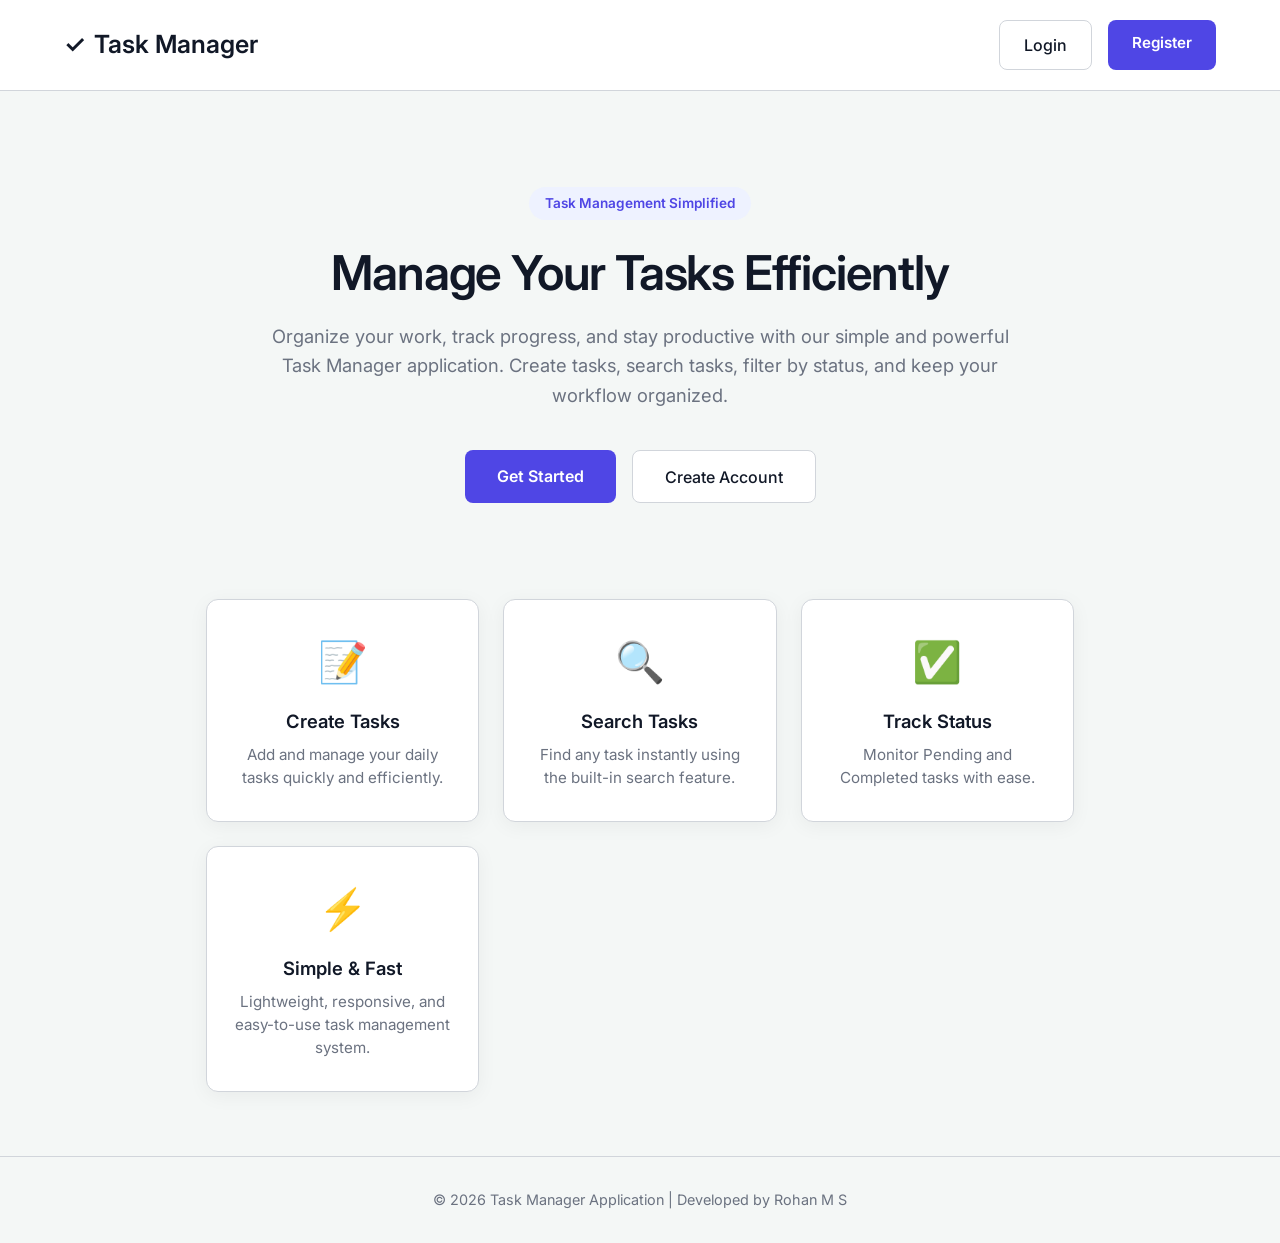
<file: src/main/resources/static/index.html>
<!DOCTYPE html>
<html lang="en">
<head>
    <meta charset="UTF-8">
    <meta name="viewport" content="width=device-width, initial-scale=1.0">
    <title>Task Manager - Home</title>
    <link href="https://fonts.googleapis.com/css2?family=Inter:wght@400;500;600;700;800&display=swap" rel="stylesheet">
    <link rel="stylesheet" href="styles.css">
</head>
<body class="landing-body">

    <nav class="navbar">
        <div class="nav-logo">
            <span class="logo-icon">✓</span> Task Manager
        </div>

        <div class="nav-buttons">
            <a href="login.html" class="btn-secondary">Login</a>
            <a href="register.html" class="btn-primary">Register</a>
        </div>
    </nav>

    <main class="app-wrapper">
        
        <section class="hero-section">
            <div class="hero-badge">Task Management Simplified</div>
            <h1>Manage Your Tasks Efficiently</h1>
            <p>
                Organize your work, track progress, and stay productive with our
                simple and powerful Task Manager application. Create tasks,
                search tasks, filter by status, and keep your workflow organized.
            </p>

            <div class="hero-buttons">
                <a href="login.html" class="btn-primary hero-btn">Get Started</a>
                <a href="register.html" class="btn-secondary hero-btn">Create Account</a>
            </div>
        </section>

        <section class="features-grid">
            <div class="feature-card">
                <div class="feature-icon">📝</div>
                <h3>Create Tasks</h3>
                <p>Add and manage your daily tasks quickly and efficiently.</p>
            </div>

            <div class="feature-card">
                <div class="feature-icon">🔍</div>
                <h3>Search Tasks</h3>
                <p>Find any task instantly using the built-in search feature.</p>
            </div>

            <div class="feature-card">
                <div class="feature-icon">✅</div>
                <h3>Track Status</h3>
                <p>Monitor Pending and Completed tasks with ease.</p>
            </div>

            <div class="feature-card">
                <div class="feature-icon">⚡</div>
                <h3>Simple & Fast</h3>
                <p>Lightweight, responsive, and easy-to-use task management system.</p>
            </div>
        </section>

    </main>

    <footer class="landing-footer">
        © 2026 Task Manager Application | Developed by Rohan M S
    </footer>

</body>
</html>
</file>
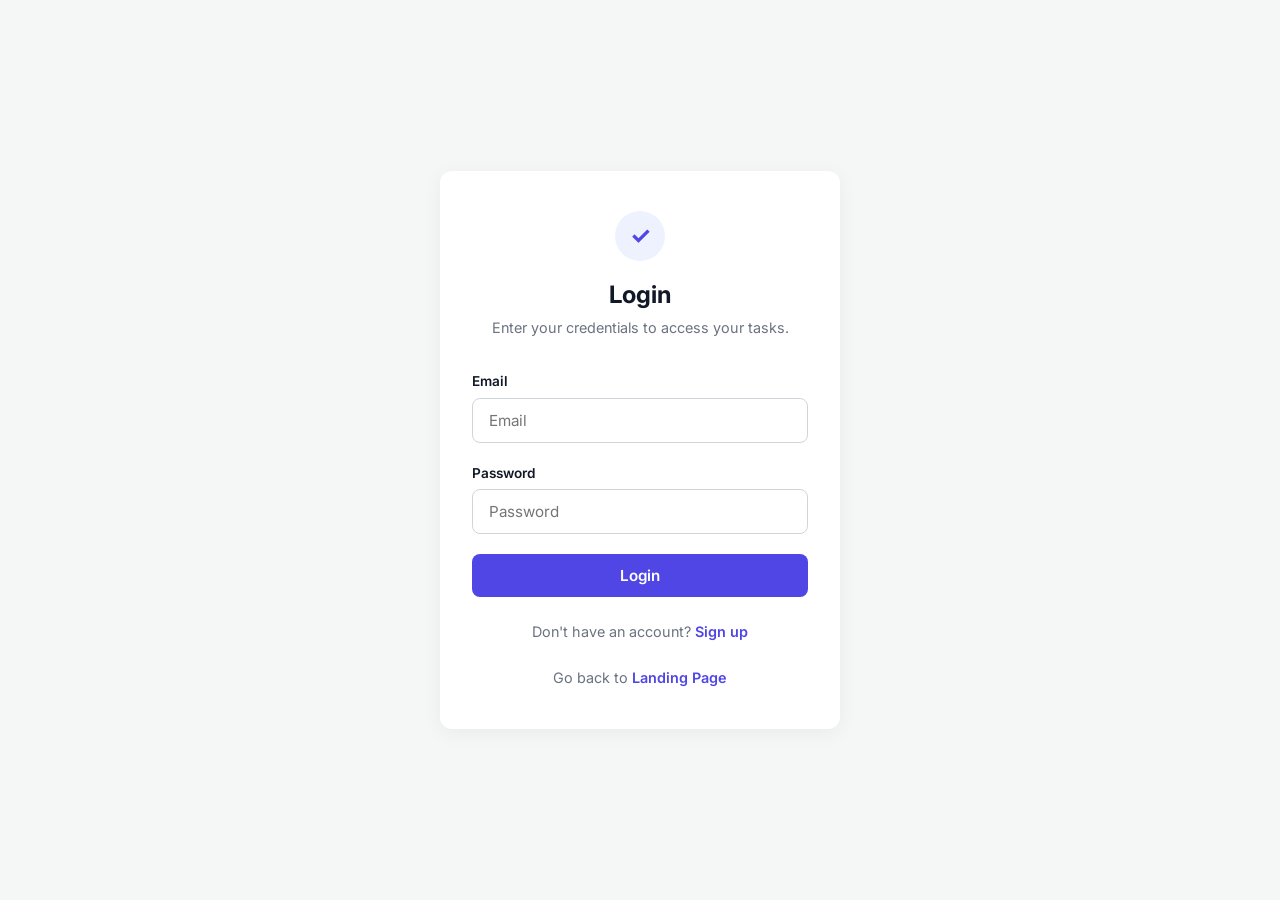
<file: src/main/resources/static/dashboard.html>
<!doctype html>
<html lang="en">
  <head>
    <meta charset="UTF-8" />
    <meta name="viewport" content="width=device-width, initial-scale=1.0" />
    <title>Dashboard - Task Manager</title>
    <link
      href="https://fonts.googleapis.com/css2?family=Inter:wght@400;500;600;700&display=swap"
      rel="stylesheet"
    />
    <link rel="stylesheet" href="styles.css" />
  </head>
  <body class="dashboard-body">
    <nav class="dashboard-nav">
      <div class="nav-left">
        <div class="nav-logo">
          <span class="logo-icon">✓</span> Task Manager
        </div>
        <a href="profile.html" class="nav-link"> Profile </a>
        <a href="index.html" class="nav-link">Home</a>
      </div>

      <div class="nav-right">
        <div class="user-profile">
          <div class="avatar">👤</div>
          <span id="userNameDisplay">My Account</span>
        </div>
        <button class="btn-secondary btn-sm" onclick="logout()">Logout</button>
      </div>
    </nav>

    <div class="app-wrapper">
      <header class="app-header">
        <h1>My Dashboard</h1>
        <p>Manage your personal tasks efficiently.</p>
      </header>

      <div class="form-card">
        <div class="stats-container">
          <div class="stat-card">
            <h3>Total Tasks</h3>
            <p id="totalTasks">0</p>
          </div>

          <div class="stat-card">
            <h3>Completed</h3>
            <p id="completedTasks">0</p>
          </div>

          <div class="stat-card">
            <h3>Pending</h3>
            <p id="pendingTasks">0</p>
          </div>
        </div>
        <div class="form">
          <div class="input-section">
            <input
              type="text"
              id="title"
              class="modern-input"
              placeholder="Task Title"
            />
            <input
              type="text"
              id="description"
              class="modern-input"
              placeholder="Description"
            />
            <select id="priority" class="modern-input">
              <span class="priority-badge ${priorityClass}">
                ${task.priority}
              </span>
              <option value="Low">Low Priority</option>
              <option value="Medium">Medium Priority</option>
              <option value="High">High Priority</option>
              <input type="date" id="dueDate" class="modern-input" />
            </select>
            <button class="btn-primary" onclick="addTask()">Add Task</button>
          </div>

          <hr class="divider" />

          <div class="toolbar-section">
            <div class="input-group">
              <input
                type="text"
                id="searchBox"
                class="modern-input"
                placeholder="Search Task"
              />
              <button class="btn-secondary" onclick="searchTask()">
                Search
              </button>
            </div>

            <div class="input-group">
              <select id="statusFilter" class="modern-input select-input">
                <option value="All">All</option>
                <option value="Pending">Pending</option>
                <option value="Completed">Completed</option>
              </select>
              <button class="btn-secondary" onclick="filterTasks()">
                Filter
              </button>
            </div>
          </div>
        </div>
      </div>

      <div class="task-list-container">
        <h2 class="section-title">Your Tasks</h2>
        <div id="taskList"></div>
      </div>
    </div>

    <script src="script.js"></script>
  </body>
</html>
</file>
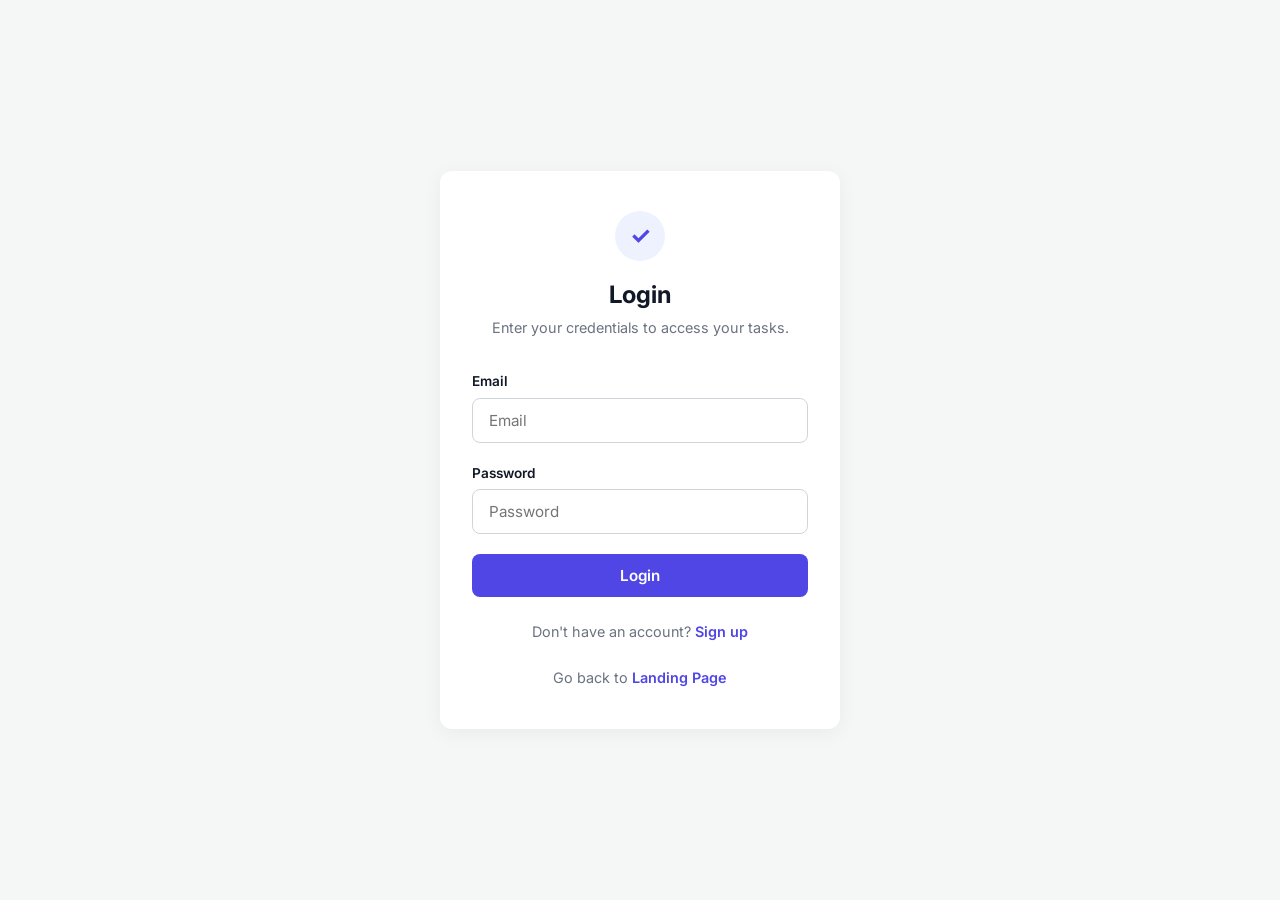
<file: src/main/resources/static/login.html>
<!doctype html>
<html lang="en">
  <head>
    <meta charset="UTF-8" />
    <meta name="viewport" content="width=device-width, initial-scale=1.0" />
    <title>Login</title>
    <link
      href="https://fonts.googleapis.com/css2?family=Inter:wght@400;500;600&display=swap"
      rel="stylesheet"
    />
    <link rel="stylesheet" href="styles.css" />
  </head>
  <body class="login-body">
    <div class="login-wrapper">
      <div class="login-card">
        <div class="login-header">
          <div class="logo-placeholder">✓</div>
          <h2>Login</h2>
          <p>Enter your credentials to access your tasks.</p>
        </div>

        <div class="login-form">
          <div class="form-group">
            <label for="email">Email</label>
            <input
              type="email"
              id="email"
              class="modern-input"
              placeholder="Email"
            />
          </div>

          <div class="form-group">
            <label for="password">Password</label>
            <input
              type="password"
              id="password"
              class="modern-input"
              placeholder="Password"
            />
          </div>

          <button class="btn-primary w-full" onclick="login()">Login</button>
        </div>

        <p class="signup-prompt">
          Don't have an account? <a href="register.html">Sign up</a>
          <p class="signup-prompt">
            Go back to <a href="index.html">Landing Page</a>
          </p>
        </p>

      </div>
    </div>

    <script>
async function login() {

    const user = {
        email: document.getElementById("email").value,
        password: document.getElementById("password").value
    };

    const response = await fetch(
        "http://localhost:8081/auth/login",
        {
            method: "POST",
            headers: {
                "Content-Type": "application/json"
            },
            body: JSON.stringify(user)
        }
    );

const token = await response.text();

if(token !== "Invalid Credentials") {

    localStorage.setItem("token", token);

    localStorage.setItem(
        "currentUser",
        document.getElementById("email").value
    );

    alert("Login Successful");

    window.location.href = "/dashboard.html";
} else {

        alert("Invalid Credentials");
    }
}
</script>
  </body>
</html>
</file>
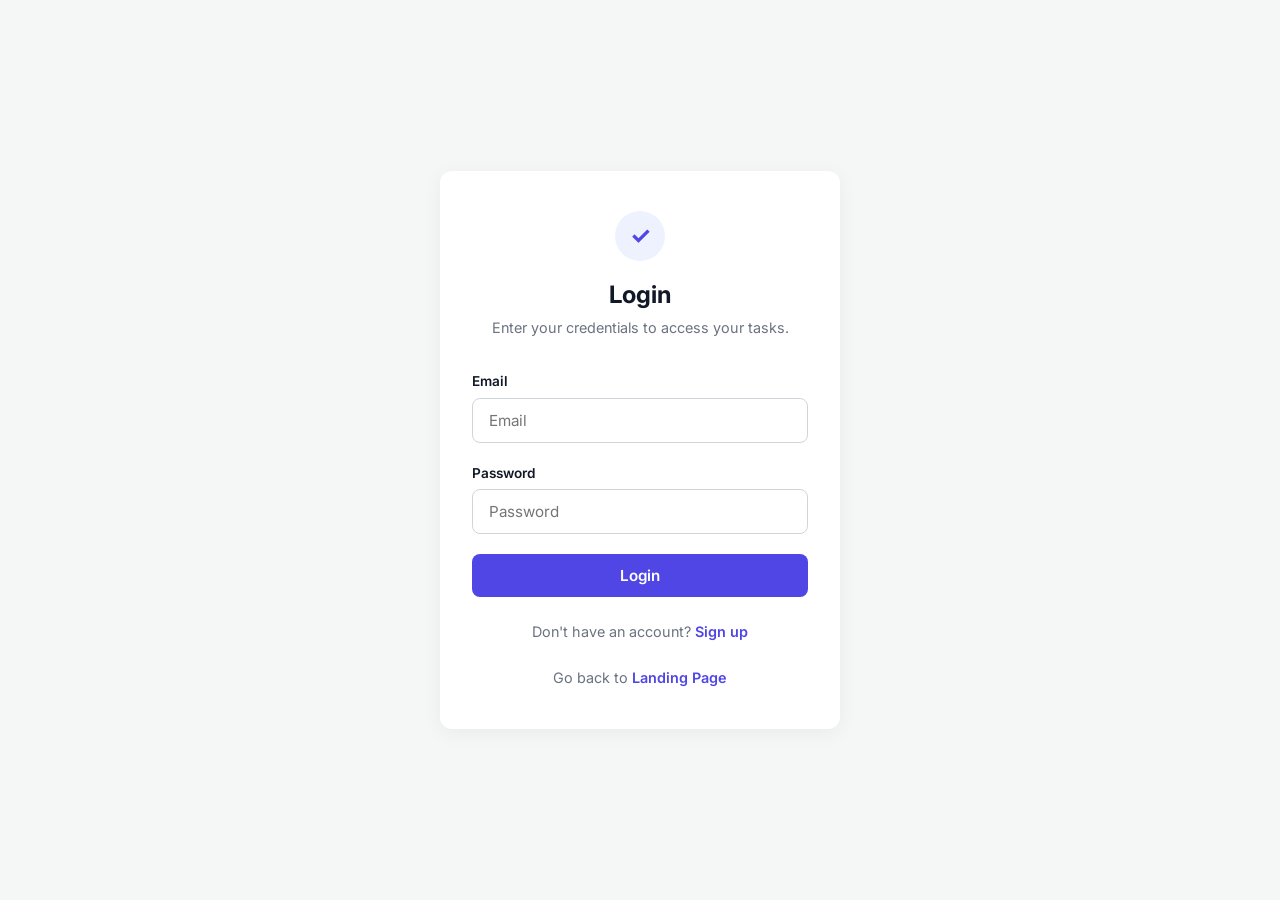
<file: src/main/resources/static/profile.html>
<!DOCTYPE html>
<html lang="en">
<head>
    <meta charset="UTF-8">
    <meta name="viewport" content="width=device-width, initial-scale=1.0">
    <title>User Profile</title>

    <link rel="stylesheet" href="styles.css">
</head>
<body class="dashboard-body">

    <nav class="dashboard-nav">

        <div class="nav-left">
            <div class="nav-logo">
                ✓ Task Manager
            </div>

            <a href="dashboard.html" class="nav-link">
                Dashboard
            </a>
        </div>

        <div class="nav-right">
            <button class="btn-secondary"
                    onclick="logout()">
                Logout
            </button>
        </div>

    </nav>

    <div class="profile-container">

        <div class="profile-card">

            <div class="profile-avatar">
                👤
            </div>

            <h2 id="profileName">
                User
            </h2>

            <p id="profileEmail">
                user@email.com
            </p>

            <hr>

            <div class="profile-stats">

                <div class="stat-box">
                    <h3 id="totalTasks">
                        0
                    </h3>
                    <p>Total Tasks</p>
                </div>

                <div class="stat-box">
                    <h3 id="completedTasks">
                        0
                    </h3>
                    <p>Completed</p>
                </div>

                <div class="stat-box">
                    <h3 id="pendingTasks">
                        0
                    </h3>
                    <p>Pending</p>
                </div>

            </div>

        </div>

    </div>

    <script src="profile.js"></script>

</body>
</html>
</file>
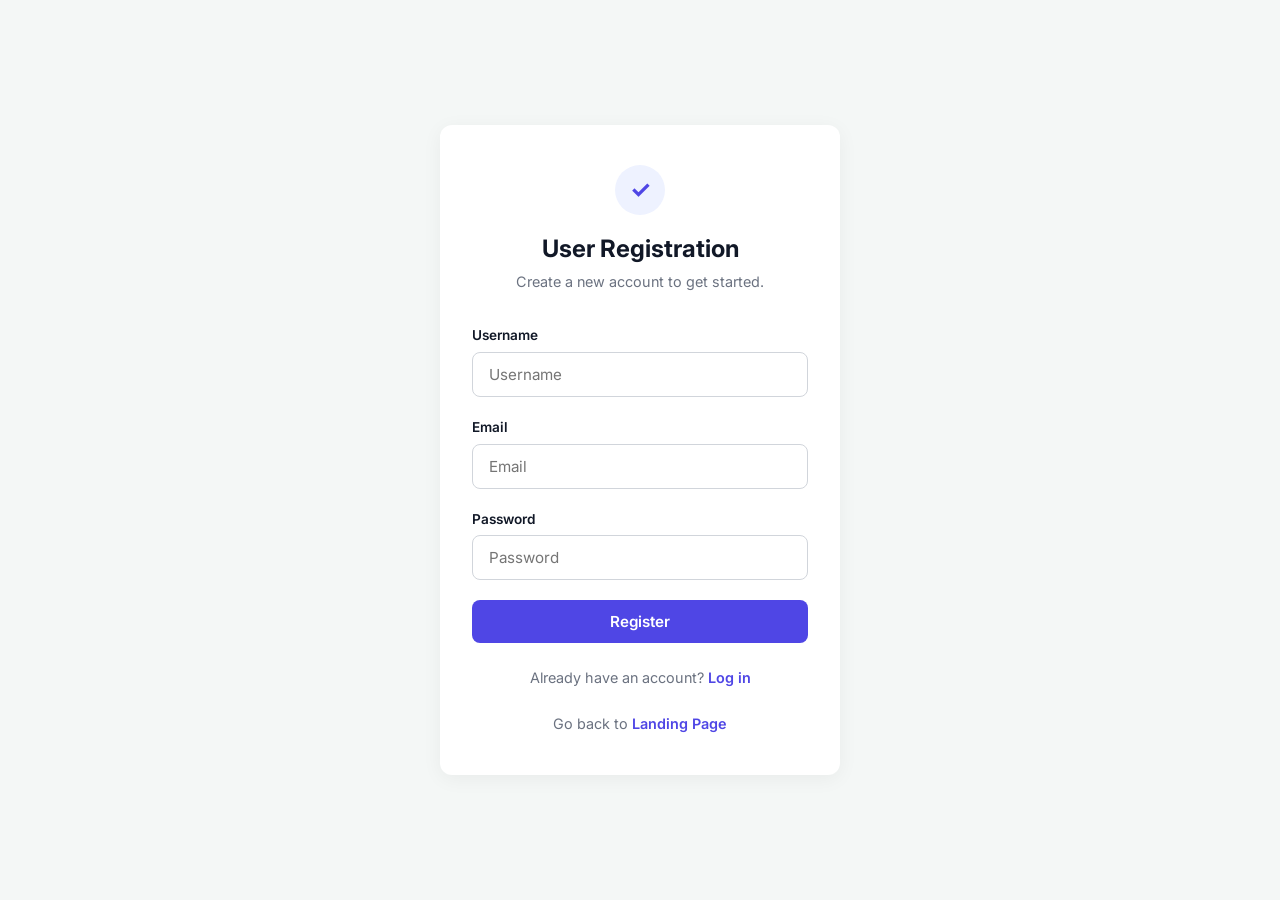
<file: src/main/resources/static/register.html>
<!DOCTYPE html>
<html lang="en">
<head>
    <meta charset="UTF-8">
    <meta name="viewport" content="width=device-width, initial-scale=1.0">
    <title>Register</title>
    <link href="https://fonts.googleapis.com/css2?family=Inter:wght@400;500;600&display=swap" rel="stylesheet">
    <link rel="stylesheet" href="styles.css">
</head>
<body class="login-body">

    <div class="login-wrapper">
        <div class="login-card">
            <div class="login-header">
                <div class="logo-placeholder">✓</div>
                <h2>User Registration</h2>
                <p>Create a new account to get started.</p>
            </div>

            <div class="login-form">
                <div class="form-group">
                    <label for="username">Username</label>
                    <input type="text" id="username" class="modern-input" placeholder="Username">
                </div>

                <div class="form-group">
                    <label for="email">Email</label>
                    <input type="email" id="email" class="modern-input" placeholder="Email">
                </div>

                <div class="form-group">
                    <label for="password">Password</label>
                    <input type="password" id="password" class="modern-input" placeholder="Password">
                </div>

                <button class="btn-primary w-full" onclick="register()">
                    Register
                </button>
            </div>
            
            <p class="signup-prompt">Already have an account? <a href="login.html">Log in</a></p>
             <p class="signup-prompt">
            Go back to <a href="index.html">Landing Page</a>
          </p>
        </div>
    </div>

<script>
async function register(){

    const user = {
        username: document.getElementById("username").value,
        email: document.getElementById("email").value,
        password: document.getElementById("password").value
    };

    const response = await fetch(
        "http://localhost:8081/auth/register",
        {
            method:"POST",
            headers:{
                "Content-Type":"application/json"
            },
            body:JSON.stringify(user)
        }
    );

    const result = await response.json();

    alert("User Registered!");
    console.log(result);
}
</script>

</body>
</html>
</file>
<file: src/main/resources/static/styles.css>
/* =========================================
   1. Global Reset & Variables
========================================= */
* {
    box-sizing: border-box;
    margin: 0;
    padding: 0;
}

:root {
    --bg-main: #F4F7F6;       /* Slightly deeper background to make cards pop */
    --bg-card: #FFFFFF;
    --text-primary: #111827;
    --text-secondary: #6B7280;
    --border-color: #D1D5DB;  /* Darker border for better visibility */
    
    --brand-primary: #4F46E5;
    --brand-hover: #4338CA;
    --brand-light: #EEF2FF;
    
    --radius-lg: 12px;
    --radius-md: 8px;
    --shadow-card: 0 4px 20px rgba(0, 0, 0, 0.05); /* Softer, premium shadow */
    --transition: all 0.2s ease;
}

body {
    font-family: 'Inter', -apple-system, sans-serif;
    background-color: var(--bg-main);
    color: var(--text-primary);
    line-height: 1.5;
    -webkit-font-smoothing: antialiased;
}

/* =========================================
   2. Login & Register Pages
========================================= */
.login-body {
    display: flex;
    align-items: center;
    justify-content: center;
    min-height: 100vh;
    padding: 1rem;
}

.login-wrapper {
    width: 100%;
    max-width: 400px;
}

.login-card {
    background: var(--bg-card);
    border-radius: var(--radius-lg);
    box-shadow: var(--shadow-card);
    padding: 2.5rem 2rem;
}

/* Fixing the header and logo mark */
.login-header {
    text-align: center;
    margin-bottom: 2rem;
}

.logo-placeholder {
    width: 50px;
    height: 50px;
    background: var(--brand-light);
    color: var(--brand-primary);
    border-radius: 50%; /* Made it a perfect circle */
    display: flex;
    align-items: center;
    justify-content: center;
    font-size: 1.5rem;
    font-weight: bold;
    margin: 0 auto 1rem auto; /* Centers the circle */
}

.login-header h2 {
    font-size: 1.5rem;
    font-weight: 700;
}

.login-header p {
    color: var(--text-secondary);
    font-size: 0.9rem;
    margin-top: 0.25rem;
}

.login-form {
    display: flex;
    flex-direction: column;
    gap: 1.25rem; /* Clean spacing between inputs */
}

.form-group {
    display: flex;
    flex-direction: column;
    gap: 0.4rem;
    text-align: left;
}

.form-group label {
    font-size: 0.85rem;
    font-weight: 600;
    color: var(--text-primary);
}

.signup-prompt {
    text-align: center;
    margin-top: 1.5rem;
    font-size: 0.9rem;
    color: var(--text-secondary);
}

.signup-prompt a {
    color: var(--brand-primary);
    font-weight: 600;
    text-decoration: none;
}

.signup-prompt a:hover {
    text-decoration: underline;
}

/* =========================================
   3. Inputs & Buttons (Global)
========================================= */
.modern-input {
    width: 100%;
    padding: 0.75rem 1rem;
    font-size: 0.95rem;
    font-family: inherit;
    border: 1px solid var(--border-color);
    border-radius: var(--radius-md);
    outline: none;
    transition: var(--transition);
}

.modern-input:focus {
    border-color: var(--brand-primary);
    box-shadow: 0 0 0 3px var(--brand-light);
}

.btn-primary {
    background-color: var(--brand-primary);
    color: #fff;
    font-family: inherit;
    font-size: 0.95rem;
    font-weight: 600;
    padding: 0.75rem 1.5rem;
    border-radius: var(--radius-md);
    cursor: pointer;
    border: none;
    transition: var(--transition);
    display: inline-block;
}

.btn-primary:hover {
    background-color: var(--brand-hover);
    transform: translateY(-1px);
}

.btn-secondary {
    background-color: #fff;
    color: var(--text-primary);
    border: 1px solid var(--border-color);
    font-weight: 500;
    padding: 0.75rem 1.5rem;
    border-radius: var(--radius-md);
    cursor: pointer;
    transition: var(--transition);
}

.btn-secondary:hover {
    background-color: #F9FAFB;
    border-color: #9CA3AF;
}

.w-full {
    width: 100%;
}

/* =========================================
   4. Dashboard Layout (Task Manager)
========================================= */
.app-wrapper {
    width: 100%;
    max-width: 900px;
    margin: 0 auto;
    padding: 2rem 1rem;
    display: flex;
    flex-direction: column;
    gap: 2rem;
}

.app-header h1 {
    font-size: 1.8rem;
    font-weight: 700;
}

.app-header p {
    color: var(--text-secondary);
}

.form-card {
    background: var(--bg-card);
    border-radius: var(--radius-lg);
    box-shadow: var(--shadow-card);
    padding: 1.5rem;
    border: 1px solid #E5E7EB;
}

.input-section {
    display: flex;
    gap: 1rem;
    align-items: center;
}

.toolbar-section {
    display: flex;
    justify-content: space-between;
    gap: 1rem;
}

.input-group {
    display: flex;
    gap: 0.5rem;
    flex: 1;
}

.divider {
    border: none;
    border-top: 1px solid #E5E7EB;
    margin: 1.5rem 0;
}

.section-title {
    font-size: 1.2rem;
    font-weight: 600;
    margin-bottom: 1rem;
}

/* =========================================
   5. THE TASK LIST FIX (No JS Changes Required)
========================================= */
#taskList {
    display: flex;
    flex-direction: column;
    gap: 0.75rem;
}

#taskList > div {
    display: flex;
    align-items: center;
    flex-wrap: nowrap; /* Forces everything on one line on desktop */
    padding: 1rem 1.25rem;
    background: var(--bg-card);
    border: 1px solid var(--border-color);
    border-radius: var(--radius-md);
    box-shadow: 0 1px 3px rgba(0,0,0,0.05);
}

/* 1st JS Element: The Title */
#taskList > div > *:nth-child(1) {
    flex: 0 0 15%; /* Fixed 15% width */
    font-weight: 600;
    font-size: 1rem;
    color: var(--text-primary);
    overflow: hidden;
    text-overflow: ellipsis;
    white-space: nowrap;
}

/* 2nd JS Element: The Description */
#taskList > div > *:nth-child(2) {
    flex: 1 1 auto; /* Takes up remaining middle space */
    color: var(--text-secondary);
    font-size: 0.95rem;
    padding: 0 1rem;
    overflow: hidden;
    text-overflow: ellipsis;
    white-space: nowrap;
}

/* 3rd JS Element: The Status */
#taskList > div > *:nth-child(3) {
    flex: 0 0 auto;
    font-size: 0.85rem;
    color: var(--text-secondary);
    margin-right: 1rem;
}

/* 4th, 5th, 6th JS Elements: The Buttons */
#taskList > div > button {
    flex: 0 0 auto;
    padding: 0.4rem 0.8rem;
    font-size: 0.85rem;
    font-weight: 500;
    border-radius: 6px;
    border: 1px solid var(--border-color);
    background: #fff;
    color: var(--text-primary);
    cursor: pointer;
    margin-left: 0.5rem;
    transition: var(--transition);
}

#taskList > div > button:hover {
    background: #F3F4F6;
    border-color: #9CA3AF;
}

/* =========================================
   6. Mobile Responsiveness
========================================= */
@media (max-width: 768px) {
    .input-section, .toolbar-section {
        flex-direction: column;
    }
    
    .input-group, .modern-input, .btn-primary {
        width: 100%;
    }
    
    /* On tiny screens, allow the task list to stack neatly */
    #taskList > div {
        flex-wrap: wrap;
        gap: 0.5rem;
    }
    
    #taskList > div > *:nth-child(1),
    #taskList > div > *:nth-child(2) {
        flex: 1 1 100%;
        padding: 0;
    }
    
    #taskList > div > button {
        margin-left: 0;
        margin-right: 0.5rem;
        margin-top: 0.5rem;
    }
}
/* =========================================
   7. Landing Page Specific Styles
========================================= */
.landing-body {
    display: flex;
    flex-direction: column;
    min-height: 100vh;
    padding: 0;
    background-color: var(--bg-main);
}

/* Navigation Bar */
.navbar {
    display: flex;
    justify-content: space-between;
    align-items: center;
    padding: 1.25rem 5%;
    background: var(--bg-card);
    border-bottom: 1px solid var(--border-color);
    position: sticky;
    top: 0;
    z-index: 100;
}

.nav-logo {
    display: flex;
    align-items: center;
    gap: 0.5rem;
    font-size: 1.25rem;
    font-size: 25px;
    font-weight: 600;
    color: var(--text-primary);
}

.nav-buttons {
    display: flex;
    gap: 1rem;
}

.nav-buttons a {
    text-decoration: none;
}

/* Hero Section */
.hero-section {
    text-align: center;
    padding: 4rem 1rem 2rem;
    max-width: 800px;
    margin: 0 auto;
    animation: slideInTask 0.4s ease-out;
}

.hero-badge {
    display: inline-block;
    padding: 0.4rem 1rem;
    background: var(--brand-light);
    color: var(--brand-primary);
    font-size: 0.85rem;
    font-weight: 600;
    border-radius: 999px;
    margin-bottom: 1.5rem;
}

.hero-section h1 {
    font-size: 3rem;
    font-weight: 600;
    line-height: 1.2;
    color: var(--text-primary);
    margin-bottom: 1.25rem;
    letter-spacing: -0.025em;
}

.hero-section p {
    font-size: 1.15rem;
    color: var(--text-secondary);
    line-height: 1.6;
    margin-bottom: 2.5rem;
}

.hero-buttons {
    display: flex;
    justify-content: center;
    gap: 1rem;
    flex-wrap: wrap;
}

.hero-btn {
    padding: 0.85rem 2rem;
    font-size: 1rem;
}

.hero-buttons a {
    text-decoration: none;
}

/* Features Grid */
.features-grid {
    display: grid;
    grid-template-columns: repeat(auto-fit, minmax(220px, 1fr));
    gap: 1.5rem;
    padding: 2rem 0;
    animation: slideInTask 0.5s ease-out;
}

.feature-card {
    background: var(--bg-card);
    padding: 2rem 1.5rem;
    border-radius: var(--radius-lg);
    border: 1px solid var(--border-color);
    box-shadow: var(--shadow-card);
    transition: var(--transition);
    text-align: center;
}

.feature-card:hover {
    transform: translateY(-5px);
    border-color: var(--brand-primary);
    box-shadow: 0 10px 25px rgba(79, 70, 229, 0.1);
}

.feature-icon {
    font-size: 2.5rem;
    margin-bottom: 1rem;
}

.feature-card h3 {
    font-size: 1.15rem;
    color: var(--text-primary);
    margin-bottom: 0.5rem;
    font-weight: 600;
}

.feature-card p {
    color: var(--text-secondary);
    font-size: 0.95rem;
    line-height: 1.5;
}

/* Footer */
.landing-footer {
    text-align: center;
    padding: 2rem;
    color: var(--text-secondary);
    font-size: 0.9rem;
    margin-top: auto;
    border-top: 1px solid var(--border-color);
}

/* Mobile Adjustments */
@media (max-width: 768px) {
    .hero-section h1 {
        font-size: 2.25rem;
    }
    .hero-section p {
        font-size: 1rem;
    }
    .navbar {
        padding: 1rem 5%;
    }
    .nav-logo {
        font-size: 1.1rem;
    }
}

/* =========================================
   8. Dashboard Navigation Bar
========================================= */
.dashboard-body {
    background-color: var(--bg-main);
    padding: 0; /* Removed padding so navbar touches the top */
    display: block; /* Overrides the flex centering from login */
}

.dashboard-nav {
    display: flex;
    justify-content: space-between;
    align-items: center;
    background-color: var(--bg-card);
    padding: 1rem 5%;
    border-bottom: 1px solid var(--border-color);
    box-shadow: 0 1px 2px rgba(0,0,0,0.02);
    position: sticky;
    top: 0;
    z-index: 100;
}

.nav-left, .nav-right {
    display: flex;
    align-items: center;
    gap: 1.5rem;
}

.nav-link {
    color: var(--text-secondary);
    text-decoration: none;
    font-weight: 500;
    font-size: 0.95rem;
    transition: var(--transition);
}

.nav-link:hover {
    color: var(--brand-primary);
}

.user-profile {
    display: flex;
    align-items: center;
    gap: 0.5rem;
    font-weight: 600;
    color: var(--text-primary);
    font-size: 0.95rem;
}

.avatar {
    width: 32px;
    height: 32px;
    background-color: var(--brand-light);
    color: var(--brand-primary);
    border-radius: 50%;
    display: flex;
    align-items: center;
    justify-content: center;
    font-size: 1rem;
}

.btn-sm {
    padding: 0.5rem 1rem;
    font-size: 0.85rem;
}

/* Fix wrapper spacing since body padding was removed */
.dashboard-body .app-wrapper {
    padding-top: 3rem;
    padding-bottom: 3rem;
}
.stats-container {
    display: flex;
    gap: 20px;
    margin-bottom: 25px;
}

.stat-card {
    flex: 1;
    background: white;
    padding: 20px;
    border-radius: 15px;
    text-align: center;
    box-shadow: 0 4px 15px rgba(0,0,0,0.08);
}

.stat-card h3 {
    margin-bottom: 10px;
}

.stat-card p {
    font-size: 28px;
    font-weight: bold;
    color: #2563eb;
}

.priority-badge.high{
    background:#fee2e2;
    color:#dc2626;
}

.priority-badge.medium{
    background:#fef3c7;
    color:#ca8a04;
}

.priority-badge.low{
    background:#dcfce7;
    color:#16a34a;
}


.profile-container{
    display:flex;
    justify-content:center;
    margin-top:40px;
}

.profile-card{
    width:700px;
    background:white;
    padding:30px;
    border-radius:20px;
    box-shadow:0 5px 20px rgba(0,0,0,.08);
    text-align:center;
}

.profile-avatar{
    width:100px;
    height:100px;
    margin:auto;
    border-radius:50%;
    background:#2563eb;
    color:white;
    display:flex;
    justify-content:center;
    align-items:center;
    font-size:40px;
}

.profile-card h2{
    margin-top:15px;
}

.profile-card p{
    color:#666;
}

.profile-stats{
    display:flex;
    justify-content:space-around;
    margin-top:25px;
}

.stat-box{
    background:#f8fafc;
    padding:20px;
    width:150px;
    border-radius:15px;
}

.stat-box h3{
    color:#2563eb;
    font-size:30px;
}

/* =========================================
   1. Task Section Variables
========================================= */
:root {
    --bg-card: #FFFFFF;
    --text-primary: #111827;
    --text-secondary: #6B7280;
    
    --brand-primary: #4F46E5;
    --brand-hover: #4338CA;
    
    --success: #16a34a;
    --success-hover: #15803d;
    --success-light: #dcfce7;
    
    --danger: #dc2626;
    --danger-hover: #b91c1c;
    --danger-light: #fee2e2;
    
    --warning: #ca8a04;
    --warning-light: #fef3c7;
    
    --radius-lg: 12px;
    --radius-md: 8px;
    --shadow-card: 0 4px 20px rgba(0, 0, 0, 0.05); 
    --transition: all 0.2s ease;
}

/* =========================================
   2. Task List & Card Container
========================================= */
#taskList {
    display: flex;
    flex-direction: column;
    gap: 1.25rem;
}

.task-card {
    background: var(--bg-card);
    border-radius: var(--radius-lg);
    padding: 1.5rem;
    box-shadow: var(--shadow-card);
    transition: var(--transition);
    border-left: 5px solid var(--brand-primary);
    display: flex;
    flex-direction: column;
    gap: 1rem;
}

.task-card:hover {
    transform: translateY(-3px);
    box-shadow: 0 8px 24px rgba(0, 0, 0, 0.08);
}

/* =========================================
   3. Task Header & Text
========================================= */
.task-header {
    display: flex;
    align-items: center;
    justify-content: space-between;
    gap: 1rem;
    flex-wrap: wrap;
}

.task-header h3 {
    margin: 0;
    font-size: 1.25rem;
    color: var(--text-primary);
    font-weight: 700;
}

.task-card > p {
    color: var(--text-secondary);
    line-height: 1.6;
    font-size: 0.95rem;
    margin: 0;
}

.task-info {
    display: flex;
    flex-wrap: wrap;
    gap: 1.25rem;
    color: var(--text-secondary);
    font-size: 0.85rem;
    font-weight: 500;
}

/* =========================================
   4. Badges (Priority & Overdue)
========================================= */
.priority-badge {
    padding: 0.35rem 0.85rem;
    border-radius: 99px;
    font-size: 0.75rem;
    font-weight: 700;
    text-transform: uppercase;
    letter-spacing: 0.05em;
}

.priority-badge.high {
    background: var(--danger-light);
    color: var(--danger);
}

.priority-badge.medium {
    background: var(--warning-light);
    color: var(--warning);
}

.priority-badge.low {
    background: var(--success-light);
    color: var(--success);
}

.overdue {
    border-left-color: var(--danger);
}

.overdue-badge {
    background: var(--danger);
    color: white;
    padding: 0.35rem 0.85rem;
    border-radius: 99px;
    font-size: 0.75rem;
    font-weight: 700;
}

/* =========================================
   5. Action Buttons
========================================= */
.task-actions {
    display: flex;
    flex-wrap: wrap;
    gap: 0.75rem;
    margin-top: 0.5rem;
}

.task-actions button {
    border: none;
    padding: 0.6rem 1.2rem;
    border-radius: var(--radius-md);
    cursor: pointer;
    font-weight: 600;
    font-size: 0.85rem;
    transition: var(--transition);
}

.task-actions .complete {
    background: var(--success);
    color: white;
}
.task-actions .complete:hover { background: var(--success-hover); }

.task-actions .edit {
    background: var(--brand-primary);
    color: white;
}
.task-actions .edit:hover { background: var(--brand-hover); }

.task-actions .delete {
    background: var(--danger);
    color: white;
}
.task-actions .delete:hover { background: var(--danger-hover); }

/* =========================================
   6. Mobile Responsiveness
========================================= */
@media (max-width: 768px) {
    .task-header {
        flex-direction: column;
        align-items: flex-start;
    }

    .task-actions {
        flex-direction: column;
        width: 100%;
    }

    .task-actions button {
        width: 100%;
    }

    .task-info {
        flex-direction: column;
        gap: 0.5rem;
    }
}
</file>
